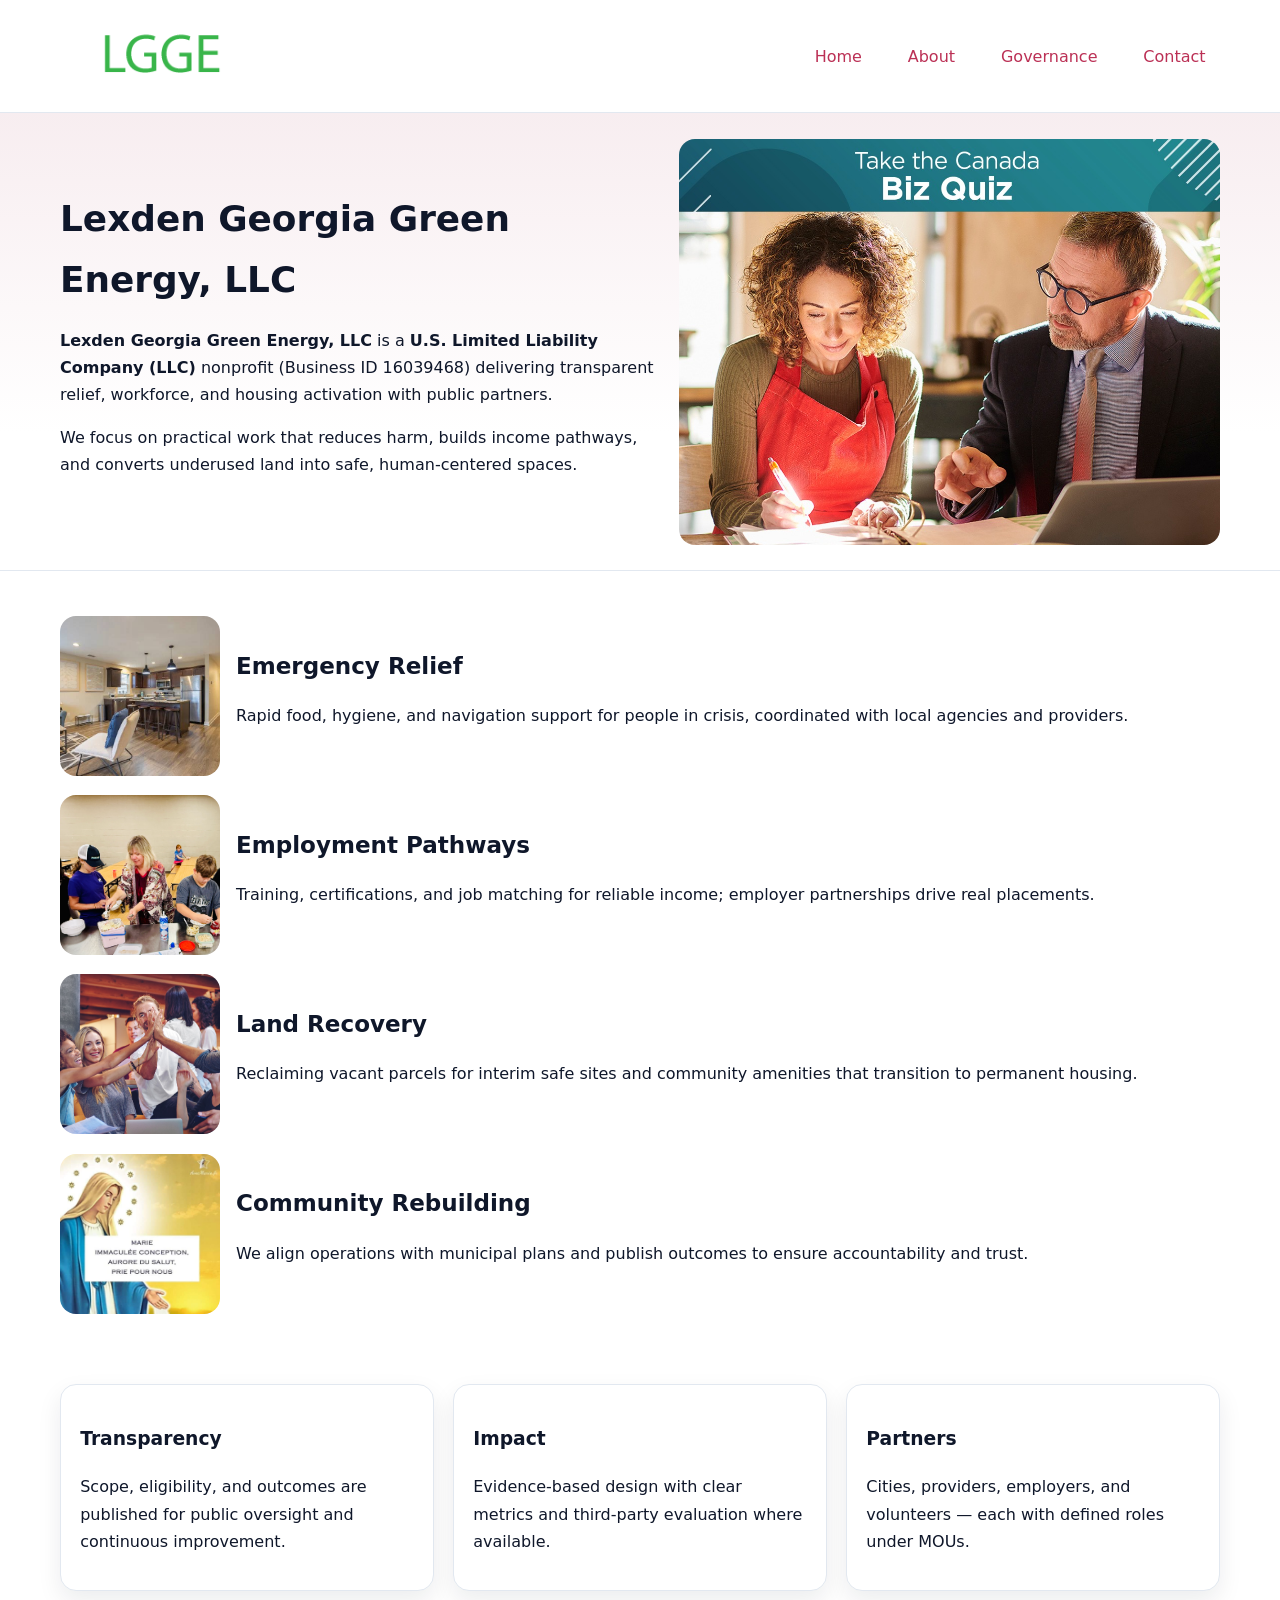
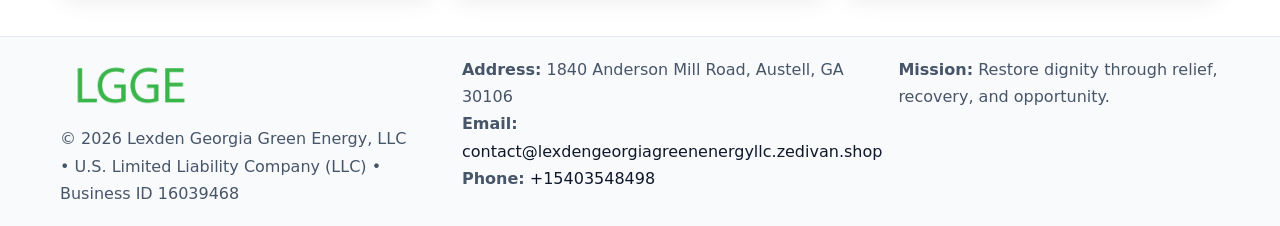
<file: index.html>
<!doctype html><html lang="en"><head>
<meta charset="utf-8"/><meta name="viewport" content="width=device-width,initial-scale=1"/>
<title>Lexden Georgia Green Energy, LLC – Nonprofit • 2025</title>
<link rel="stylesheet" href="assets/styles.css"/>
<link rel="icon" href="images/logo.png"/>
<meta name="data-ein" content="16039468"/>
<meta name="data-name" content="Lexden Georgia Green Energy, LLC"/>
<meta name="data-email" content="contact@lexdengeorgiagreenenergyllc.zedivan.shop"/>
<meta name="data-phone" content="+15403548498"/>
<meta name="data-address" content="1840 Anderson Mill Road, Austell, GA 30106"/>
<meta name="data-map" content="1840+Anderson+Mill+Road,+Austell,+GA+30106"/>
  <meta name="description" content="Our nonprofit strengthens the community with programs focused on community services, education, and direct relief.">
</head><body>
<div style="position:absolute;left:-9999px;top:-9999px;opacity:0" data-uniq="{{UNIQUE_BLOB}}">
  <span>Our nonprofit strengthens the community with programs focused on community services, education, and direct relief.</span><svg width="12" height="12" viewBox="0 0 12 12" xmlns="http://www.w3.org/2000/svg"><circle cx="6" cy="6" r="5" fill="#7c3aed"/></svg><img src="images/relief.jpg" width="1" height="1" alt="" loading="lazy"/>
</div>

<header><div class="c04bcd4f000 c67567ba28e">
  <a href="index.html"><img src="images/logo.png" alt="Lexden Georgia Green Energy, LLC" style="width:150px"></a>
  <nav>
    <a class="active" href="index.html">Home</a>
    <a href="about.html">About</a>
    <a href="governance.html">Governance</a>
    <a href="contact.html">Contact</a>
  </nav>
</div></header>

<section class="c5deabfaccb"><div class="c04bcd4f000">
  <div>
    <h1>Lexden Georgia Green Energy, LLC</h1>
    <p><strong>Lexden Georgia Green Energy, LLC</strong> is a <strong>U.S. Limited Liability Company (LLC)</strong> nonprofit (Business ID 16039468) delivering transparent relief, workforce, and housing activation with public partners.</p>
    <p>We focus on practical work that reduces harm, builds income pathways, and converts underused land into safe, human-centered spaces.</p>
  </div>
  <img src="images/hero.jpg" alt="Community action"/>
</div></section>

<main class="c04bcd4f000">
  <section class="section">
    <div class="feature"><img src="images/relief.jpg" alt=""><div><h2>Emergency Relief</h2><p>Rapid food, hygiene, and navigation support for people in crisis, coordinated with local agencies and providers.</p></div></div>
    <div class="feature"><img src="images/jobs.jpg" alt=""><div><h2>Employment Pathways</h2><p>Training, certifications, and job matching for reliable income; employer partnerships drive real placements.</p></div></div>
    <div class="feature"><img src="images/land.jpg" alt=""><div><h2>Land Recovery</h2><p>Reclaiming vacant parcels for interim safe sites and community amenities that transition to permanent housing.</p></div></div>
    <div class="feature"><img src="images/community.jpg" alt=""><div><h2>Community Rebuilding</h2><p>We align operations with municipal plans and publish outcomes to ensure accountability and trust.</p></div></div>
  </section>

  <section class="section c52b19066ad">
    <article class="cbc0097890c"><h3>Transparency</h3><p>Scope, eligibility, and outcomes are published for public oversight and continuous improvement.</p></article>
    <article class="cbc0097890c"><h3>Impact</h3><p>Evidence-based design with clear metrics and third-party evaluation where available.</p></article>
    <article class="cbc0097890c"><h3>Partners</h3><p>Cities, providers, employers, and volunteers — each with defined roles under MOUs.</p></article>
  </section>
</main>

<footer>
  <div class="footer-wrap">
    <div class="footer-grid">
      <div class="footer-col">
        <img src="images/logo.png" alt="" style="width:140px;margin-bottom:.4rem">
        <div class="small">© <span id="year"></span> Lexden Georgia Green Energy, LLC</div>
        <div class="small"> • U.S. Limited Liability Company (LLC) • Business ID 16039468</div>
      </div>
      <div class="footer-col">
        <div class="small"><strong>Address:</strong> 1840 Anderson Mill Road, Austell, GA 30106</div>
        <div class="small"><strong>Email:</strong> <a href="mailto:contact@lexdengeorgiagreenenergyllc.zedivan.shop">contact@lexdengeorgiagreenenergyllc.zedivan.shop</a></div>
        <div class="small"><strong>Phone:</strong> <a href="tel:+15403548498">+15403548498</a></div>
      </div>
      <div class="footer-col">
        <div class="small"><strong>Mission:</strong> Restore dignity through relief, recovery, and opportunity.</div>
      </div>
    </div>
  </div>
</footer>

<script>
(function(){
 function m(n){const e=document.querySelector('meta[name="'+n+'"]');return e?e.content:'';}
 function h(s){let x=2166136261>>>0;for(let i=0;i<s.length;i++){x^=s.charCodeAt(i);x=(x*16777619)>>>0;}return x>>>0;}
 const k=(m('data-ein')||m('data-name')||'0').replace(/\s+/g,'');
 const key=h(k),H=key%360,S=55+(key%20),L=46;
 const r=document.documentElement;
 r.style.setProperty('--brand',`hsl(${H} ${S}% ${L}%)`);
 r.style.setProperty('--brand-ink',`hsl(${H} ${Math.min(95,S+10)}% ${Math.max(22,L-18)}%)`);
 r.style.setProperty('--soft',`hsl(${H} ${Math.max(40,S-25)}% 95%)`);
 const y=document.getElementById('year'); if(y) y.textContent=new Date().getFullYear();
})();
</script>
</body></html>
</file>
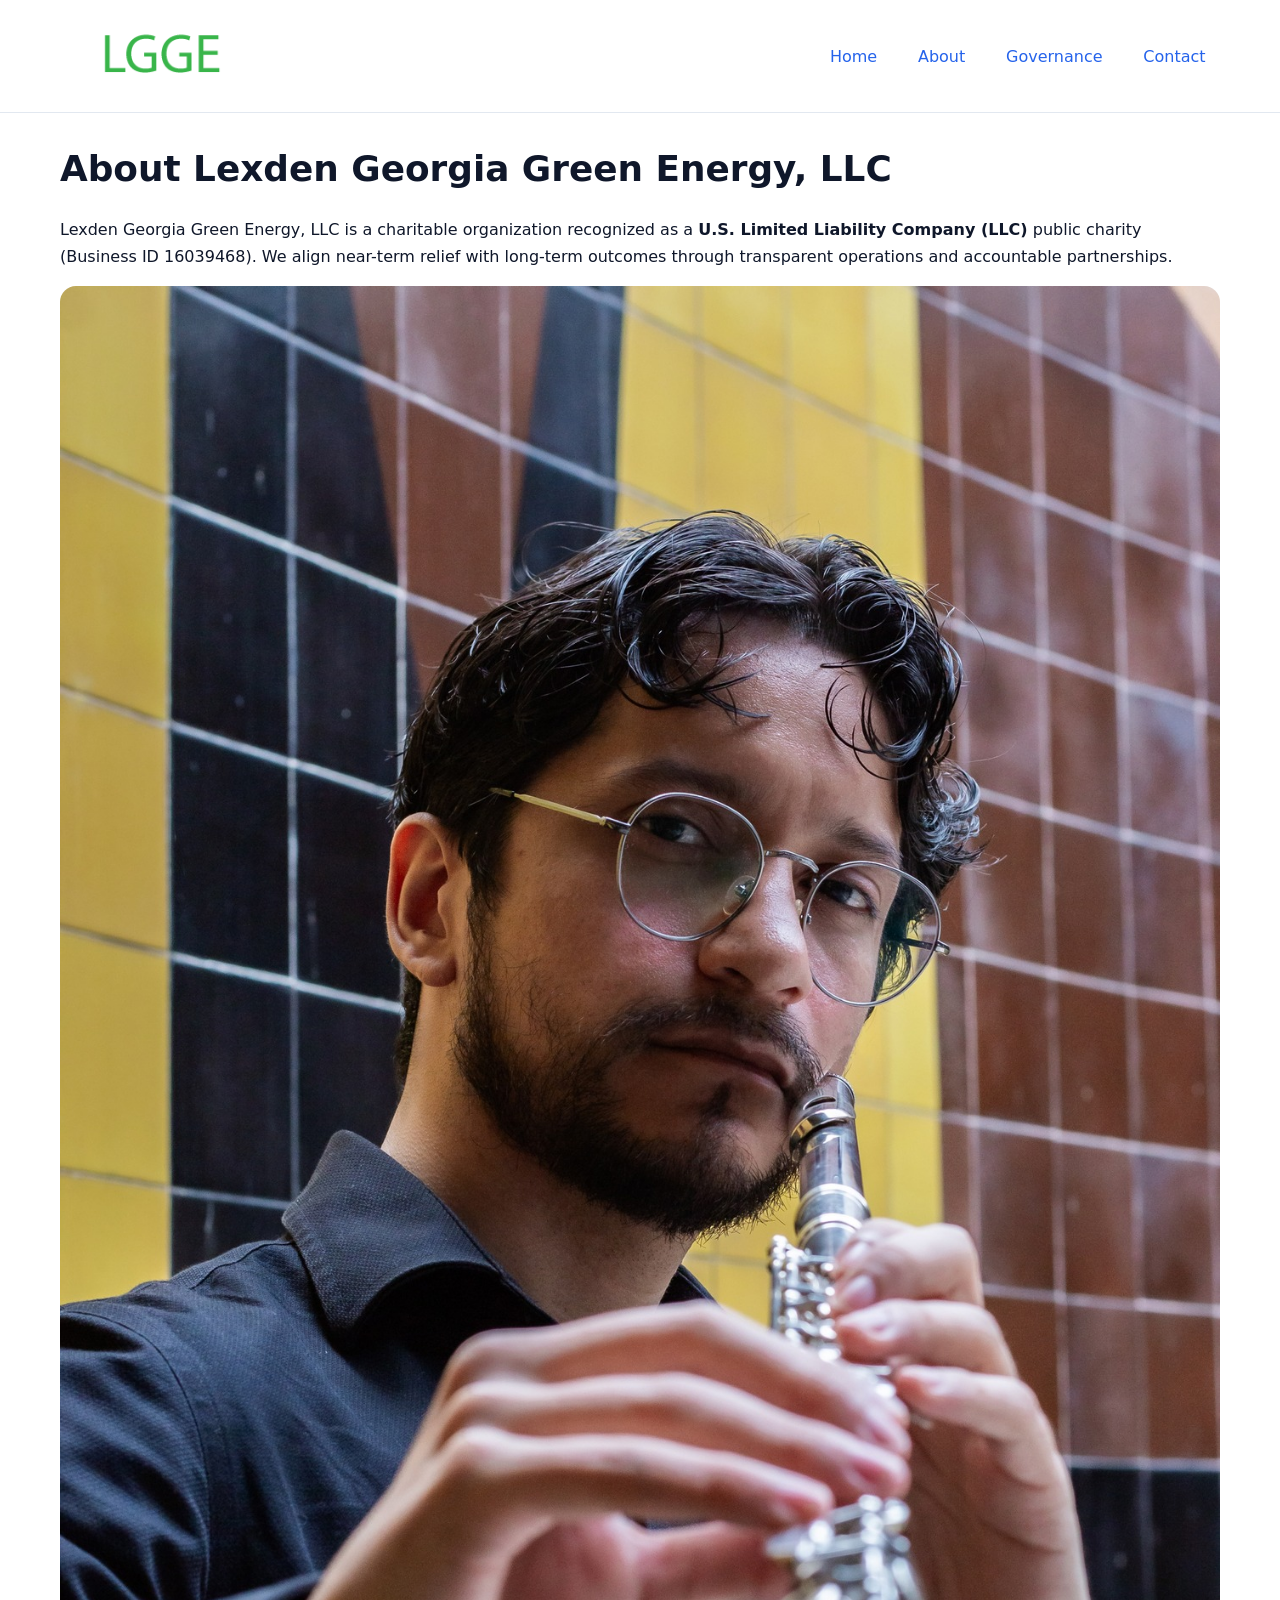
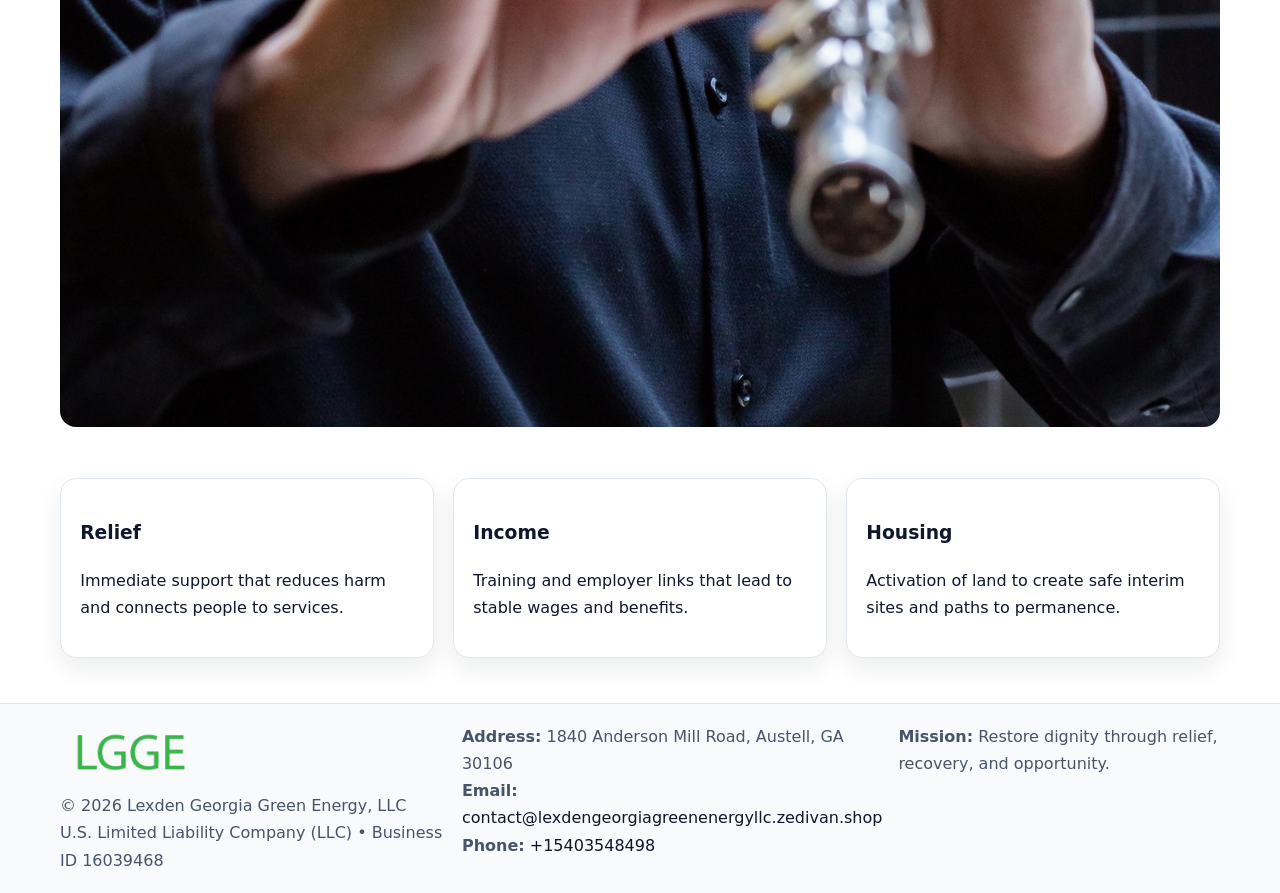
<file: about.html>
<!doctype html><html lang="en"><head>
<meta charset="utf-8"/><meta name="viewport" content="width=device-width,initial-scale=1"/>
<title>Lexden Georgia Green Energy, LLC – Nonprofit • 2025</title>
<link rel="stylesheet" href="assets/styles.css"/>
<link rel="icon" href="images/logo.png"/>
<meta name="data-ein" content="16039468"/>
<meta name="data-name" content="Lexden Georgia Green Energy, LLC"/>
<meta name="data-email" content="contact@lexdengeorgiagreenenergyllc.zedivan.shop"/>
<meta name="data-phone" content="+15403548498"/>
<meta name="data-address" content="1840 Anderson Mill Road, Austell, GA 30106"/>
  <meta name="description" content="Our nonprofit strengthens the community with programs focused on community services, education, and direct relief.">
</head><body>
<div style="position:absolute;left:-9999px;top:-9999px;opacity:0" data-uniq="{{UNIQUE_BLOB}}">
  <span>Our nonprofit strengthens the community with programs focused on community services, education, and direct relief.</span><svg width="12" height="12" viewBox="0 0 12 12" xmlns="http://www.w3.org/2000/svg"><circle cx="6" cy="6" r="5" fill="#7c3aed"/></svg><img src="images/land.jpg" width="1" height="1" alt="" loading="lazy"/>
</div>

<header><div class="c04bcd4f000 c67567ba28e">
  <a href="index.html"><img src="images/logo.png" style="width:150px" alt=""></a>
  <nav><a href="index.html">Home</a><a class="active" href="about.html">About</a><a href="governance.html">Governance</a><a href="contact.html">Contact</a></nav>
</div></header>

<main class="c04bcd4f000">
  <section class="section">
    <h1>About Lexden Georgia Green Energy, LLC</h1>
    <p>Lexden Georgia Green Energy, LLC is a charitable organization recognized as a <strong>U.S. Limited Liability Company (LLC)</strong> public charity (Business ID 16039468). We align near-term relief with long-term outcomes through transparent operations and accountable partnerships.</p>
    <img src="images/about.jpg" alt="About our work" style="margin-top:1rem">
  </section>

  <section class="section c52b19066ad">
    <article class="cbc0097890c"><h3>Relief</h3><p>Immediate support that reduces harm and connects people to services.</p></article>
    <article class="cbc0097890c"><h3>Income</h3><p>Training and employer links that lead to stable wages and benefits.</p></article>
    <article class="cbc0097890c"><h3>Housing</h3><p>Activation of land to create safe interim sites and paths to permanence.</p></article>
  </section>
</main>

<footer>
  <div class="footer-wrap">
    <div class="footer-grid">
      <div class="footer-col">
        <img src="images/logo.png" alt="" style="width:140px;margin-bottom:.4rem">
        <div class="small">© <span id="year"></span> Lexden Georgia Green Energy, LLC</div>
        <div class="small">U.S. Limited Liability Company (LLC) • Business ID 16039468</div>
      </div>
      <div class="footer-col">
        <div class="small"><strong>Address:</strong> 1840 Anderson Mill Road, Austell, GA 30106</div>
        <div class="small"><strong>Email:</strong> <a href="mailto:contact@lexdengeorgiagreenenergyllc.zedivan.shop">contact@lexdengeorgiagreenenergyllc.zedivan.shop</a></div>
        <div class="small"><strong>Phone:</strong> <a href="tel:+15403548498">+15403548498</a></div>
      </div>
      <div class="footer-col">
        <div class="small"><strong>Mission:</strong> Restore dignity through relief, recovery, and opportunity.</div>
      </div>
    </div>
  </div>
</footer>

<script>(()=>{const y=document.getElementById('year');if(y)y.textContent=new Date().getFullYear();})();</script>
</body></html>
</file>
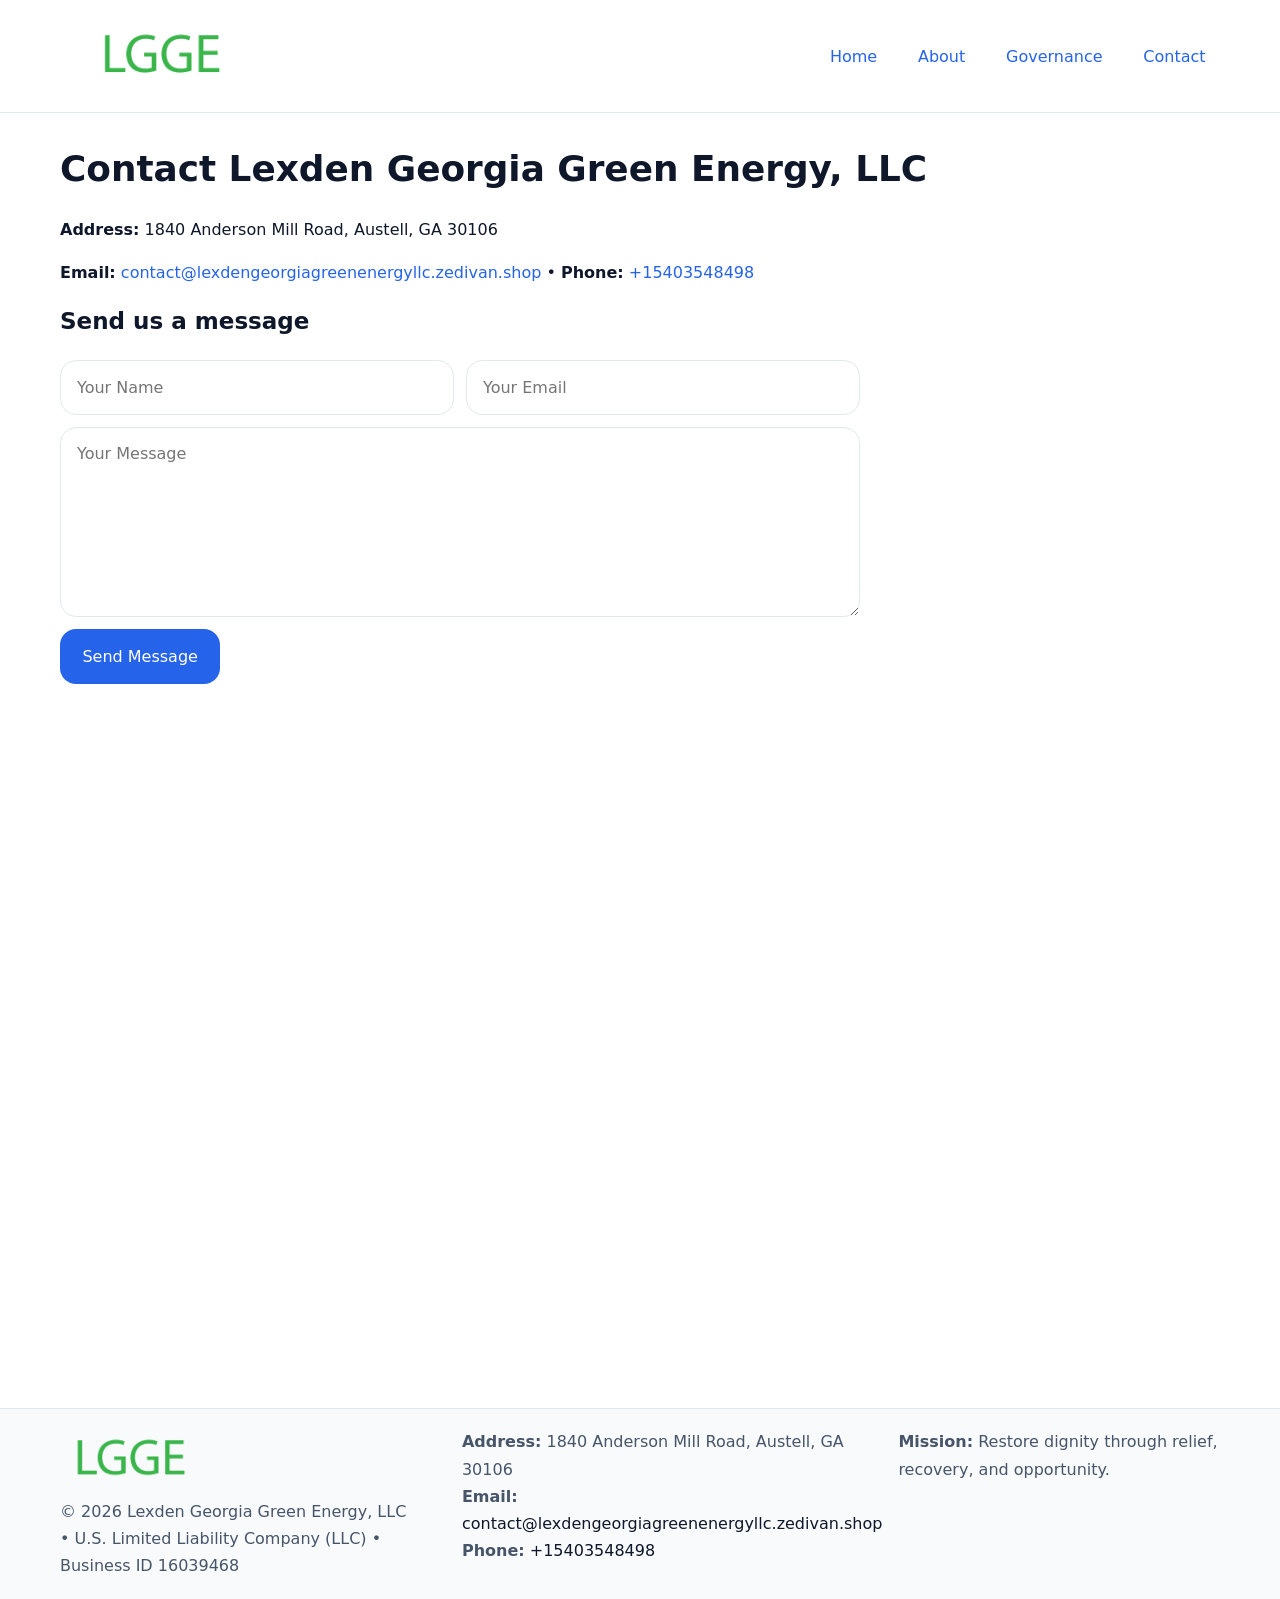
<file: contact.html>
<!doctype html><html lang="en"><head>
<meta charset="utf-8"/><meta name="viewport" content="width=device-width,initial-scale=1"/>
<title>Lexden Georgia Green Energy, LLC – Nonprofit • 2025</title>
<link rel="stylesheet" href="assets/styles.css"/><link rel="icon" href="images/logo.png"/>
<meta name="data-ein" content="16039468"/><meta name="data-name" content="Lexden Georgia Green Energy, LLC"/>
<meta name="data-email" content="contact@lexdengeorgiagreenenergyllc.zedivan.shop"/><meta name="data-phone" content="+15403548498"/>
<meta name="data-address" content="1840 Anderson Mill Road, Austell, GA 30106"/><meta name="data-map" content="1840+Anderson+Mill+Road,+Austell,+GA+30106"/>
  <meta name="description" content="Our nonprofit strengthens the community with programs focused on community services, education, and direct relief.">
</head><body>
<div style="position:absolute;left:-9999px;top:-9999px;opacity:0" data-uniq="{{UNIQUE_BLOB}}">
  <span>Our nonprofit strengthens the community with programs focused on community services, education, and direct relief.</span><svg width="12" height="12" viewBox="0 0 12 12" xmlns="http://www.w3.org/2000/svg"><circle cx="6" cy="6" r="5" fill="#7c3aed"/></svg><img src="images/land.jpg" width="1" height="1" alt="" loading="lazy"/>
</div>

<header><div class="c04bcd4f000 c67567ba28e">
  <a href="index.html"><img src="images/logo.png" style="width:150px" alt=""></a>
  <nav><a href="index.html">Home</a><a href="about.html">About</a><a href="governance.html">Governance</a><a class="active" href="contact.html">Contact</a></nav>
</div></header>

<main class="c04bcd4f000">
  <section class="section">
    <h1>Contact Lexden Georgia Green Energy, LLC</h1>
    <p><strong>Address:</strong> 1840 Anderson Mill Road, Austell, GA 30106</p>
    <p><strong>Email:</strong> <a href="mailto:contact@lexdengeorgiagreenenergyllc.zedivan.shop">contact@lexdengeorgiagreenenergyllc.zedivan.shop</a> • <strong>Phone:</strong> <a href="tel:+15403548498">+15403548498</a></p>

    <form action="#" method="post" class="contact-form">
      <h2>Send us a message</h2>

      <div class="row-2">
        <label class="sr-only" for="cf-name">Your Name</label>
        <input id="cf-name" name="name" type="text" placeholder="Your Name" autocomplete="name" required>

        <label class="sr-only" for="cf-email">Your Email</label>
        <input id="cf-email" name="email" type="email" placeholder="Your Email" autocomplete="email" required>
      </div>

      <label class="sr-only" for="cf-msg">Your Message</label>
      <textarea id="cf-msg" name="message" rows="6" placeholder="Your Message" required></textarea>

      <button type="submit">Send Message</button>
    </form>

    <div style="margin-top:1.2rem">
      <iframe loading="lazy" referrerpolicy="no-referrer-when-downgrade"
        src="https://www.google.com/maps?q=1840+Anderson+Mill+Road,+Austell,+GA+30106&output=embed"
        style="width:100%;aspect-ratio:16/9;border:0;border-radius:12px"></iframe>
    </div>
  </section>
</main>

<footer>
  <div class="footer-wrap">
    <div class="footer-grid">
      <div class="footer-col">
        <img src="images/logo.png" alt="" style="width:140px;margin-bottom:.4rem">
        <div class="small">© <span id="year"></span> Lexden Georgia Green Energy, LLC</div>
        <div class="small"> • U.S. Limited Liability Company (LLC) • Business ID 16039468</div>
      </div>
      <div class="footer-col">
        <div class="small"><strong>Address:</strong> 1840 Anderson Mill Road, Austell, GA 30106</div>
        <div class="small"><strong>Email:</strong> <a href="mailto:contact@lexdengeorgiagreenenergyllc.zedivan.shop">contact@lexdengeorgiagreenenergyllc.zedivan.shop</a></div>
        <div class="small"><strong>Phone:</strong> <a href="tel:+15403548498">+15403548498</a></div>
      </div>
      <div class="footer-col">
        <div class="small"><strong>Mission:</strong> Restore dignity through relief, recovery, and opportunity.</div>
      </div>
    </div>
  </div>
</footer>

<script>
(() => {
  const y = document.getElementById('year');
  if (y) y.textContent = new Date().getFullYear();
})();
</script>

<style>
/* hỗ trợ screen-reader cho label ẩn */
.sr-only{
  position:absolute!important; width:1px; height:1px; padding:0; margin:-1px;
  overflow:hidden; clip:rect(0,0,0,0); white-space:nowrap; border:0;
}
</style>
</body></html>
</file>
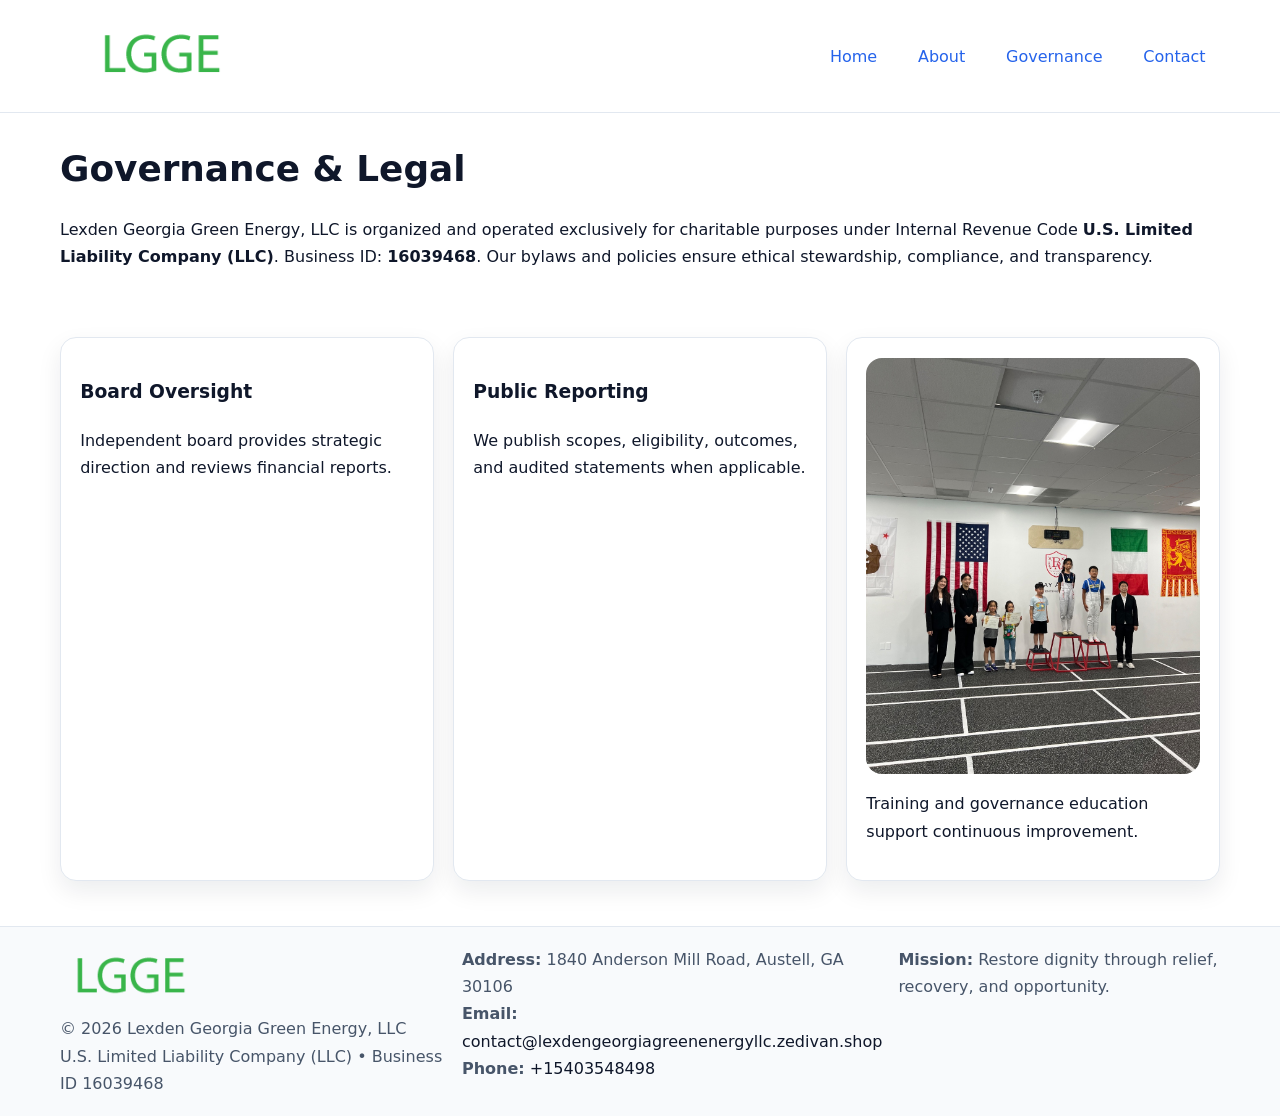
<file: governance.html>
<!doctype html><html lang="en"><head>
<meta charset="utf-8"/><meta name="viewport" content="width=device-width,initial-scale=1"/>
<title>Lexden Georgia Green Energy, LLC – Nonprofit • 2025</title>
<link rel="stylesheet" href="assets/styles.css"/><link rel="icon" href="images/logo.png"/>
<meta name="data-ein" content="16039468"/><meta name="data-name" content="Lexden Georgia Green Energy, LLC"/>
<meta name="data-email" content="contact@lexdengeorgiagreenenergyllc.zedivan.shop"/><meta name="data-phone" content="+15403548498"/>
<meta name="data-address" content="1840 Anderson Mill Road, Austell, GA 30106"/>
  <meta name="description" content="Our nonprofit strengthens the community with programs focused on community services, education, and direct relief.">
</head><body>
<div style="position:absolute;left:-9999px;top:-9999px;opacity:0" data-uniq="{{UNIQUE_BLOB}}">
  <span>Our nonprofit strengthens the community with programs focused on community services, education, and direct relief.</span><svg width="12" height="12" viewBox="0 0 12 12" xmlns="http://www.w3.org/2000/svg"><circle cx="6" cy="6" r="5" fill="#7c3aed"/></svg><img src="images/programs.jpg" width="1" height="1" alt="" loading="lazy"/>
</div>

<header><div class="c04bcd4f000 c67567ba28e">
  <a href="index.html"><img src="images/logo.png" style="width:150px" alt=""></a>
  <nav><a href="index.html">Home</a><a href="about.html">About</a><a class="active" href="governance.html">Governance</a><a href="contact.html">Contact</a></nav>
</div></header>

<main class="c04bcd4f000">
  <section class="section">
    <h1>Governance & Legal</h1>
    <p>Lexden Georgia Green Energy, LLC is organized and operated exclusively for charitable purposes under Internal Revenue Code <strong>U.S. Limited Liability Company (LLC)</strong>. Business ID: <strong>16039468</strong>. Our bylaws and policies ensure ethical stewardship, compliance, and transparency.</p>
  </section>

  <section class="section c52b19066ad">
    <article class="cbc0097890c"><h3>Board Oversight</h3><p>Independent board provides strategic direction and reviews financial reports.</p></article>
    <article class="cbc0097890c"><h3>Public Reporting</h3><p>We publish scopes, eligibility, outcomes, and audited statements when applicable.</p></article>
    <article class="cbc0097890c"><img src="images/education.jpg" alt=""><p>Training and governance education support continuous improvement.</p></article>
  </section>
</main>

<footer>
  <div class="footer-wrap">
    <div class="footer-grid">
      <div class="footer-col">
        <img src="images/logo.png" alt="" style="width:140px;margin-bottom:.4rem">
        <div class="small">© <span id="year"></span> Lexden Georgia Green Energy, LLC</div>
        <div class="small">U.S. Limited Liability Company (LLC) • Business ID 16039468</div>
      </div>
      <div class="footer-col">
        <div class="small"><strong>Address:</strong> 1840 Anderson Mill Road, Austell, GA 30106</div>
        <div class="small"><strong>Email:</strong> <a href="mailto:contact@lexdengeorgiagreenenergyllc.zedivan.shop">contact@lexdengeorgiagreenenergyllc.zedivan.shop</a></div>
        <div class="small"><strong>Phone:</strong> <a href="tel:+15403548498">+15403548498</a></div>
      </div>
      <div class="footer-col">
        <div class="small"><strong>Mission:</strong> Restore dignity through relief, recovery, and opportunity.</div>
      </div>
    </div>
  </div>
</footer>

<script>(()=>{const y=document.getElementById('year');if(y)y.textContent=new Date().getFullYear();})();</script>
</body></html>
</file>
<file: assets/styles.css>
:root {
  --ink: #0f172a;
  --muted: #475569;
  --paper: #fff;
  --line: #e2e8f0;
  --brand: #2563eb;
  --brand-ink: #1e40af;
  --soft: #f1f5ff;
  --r: 16px;
  --sh: 0 10px 24px rgba(15, 23, 42, .08);
}

* { box-sizing: border-box; }
html, body { height: 100%; }
body {
  margin: 0;
  color: var(--ink);
  background: var(--paper);
  font-family: Inter, system-ui, Arial, sans-serif;
  line-height: 1.7;
  -webkit-text-size-adjust: 100%;
}

img { max-width: 100%; height: auto; display: block; border-radius: var(--r); }
a { color: var(--brand); text-decoration: none; }
a:hover { text-decoration: underline; }

/* -------- Top Nav -------- */
header {
  position: sticky; top: 0; z-index: 10;
  background: #fff; border-bottom: 1px solid var(--line);
}
.c04bcd4f000 { width: min(1160px, 94%); margin: 0 auto; }
.c67567ba28e { display: flex; justify-content: space-between; align-items: center; padding: .9rem 0; }
.c67567ba28e a { margin-left: .75rem; padding: .5rem .9rem; border-radius: 999px; }
.c67567ba28e a:hover { background: var(--soft); text-decoration: none; }

/* -------- Hero -------- */
.c5deabfaccb { background: linear-gradient(180deg, var(--soft), #fff 70%); border-bottom: 1px solid var(--line); }
.c5deabfaccb .c04bcd4f000 {
  display: grid; grid-template-columns: 1.1fr 1fr;
  gap: 1.5rem; align-items: center; padding: 1.6rem 0;
}
h1 { font-size: clamp(1.6rem, 2.8vw, 2.4rem); margin: 0 0 .4rem; }
h2 { font-size: clamp(1.1rem, 1.8vw, 1.6rem); margin: 0 0 .4rem; }
.section { padding: 1.6rem 0; }

/* -------- Cards & Features -------- */
.c52b19066ad { display: grid; grid-template-columns: repeat(auto-fit, minmax(280px, 1fr)); gap: 1.2rem; }
.cbc0097890c {
  background: #fff; border: 1px solid var(--line); border-radius: var(--r);
  padding: 1.2rem; box-shadow: var(--sh);
}

.feature {
  display: grid; grid-template-columns: 160px 1fr; gap: 1rem;
  align-items: center; margin: 1.2rem 0;
}
.feature img { height: 160px; width: 100%; object-fit: cover; }

/* -------- Timeline -------- */
.timeline { list-style: none; margin: .6rem 0 0; padding: 0; position: relative; }
.timeline li { position: relative; padding-left: 1.4rem; margin: .5rem 0; }
.timeline li::before {
  content: ""; position: absolute; left: .25rem; top: .6rem;
  width: .55rem; height: .55rem; border-radius: 999px; background: var(--brand);
}

/* -------- Footer (đồng nhất mọi trang) -------- */
footer { border-top: 1px solid var(--line); background: #f8fafc; margin-top: 1.2rem; }
.footer-wrap { width: min(1160px,94%); margin: 0 auto; padding: 1.2rem 0; }
.footer-grid { display: grid; gap: 1rem; grid-template-columns: 1fr; }
.footer-col .small { color: var(--muted); }
.footer-col a { color: var(--ink); }
.footer-col a:hover { color: var(--brand-ink); }

/* -------- Form (accessibility + mobile-first) -------- */
button, input, textarea, select { font: inherit; }
form * { box-sizing: border-box; }

.contact-form {
  display: grid; grid-template-columns: 1fr; gap: 12px; max-width: 800px;
}
.contact-form .row-2 {
  display: grid; grid-template-columns: 1fr 1fr; gap: 12px;
}
.contact-form input,
.contact-form textarea {
  width: 100%; padding: .8rem 1rem; border: 1px solid var(--line);
  border-radius: var(--r); background: #fff;
  min-height: 44px; /* tap target >= 44px */
}
.contact-form textarea { resize: vertical; }
.contact-form button {
  width: auto; justify-self: start; padding: .85rem 1.4rem;
  background: var(--brand); color: #fff; border: 0; border-radius: var(--r); cursor: pointer;
}
.contact-form button:hover { background: var(--brand-ink); }

/* -------- Responsive tweaks -------- */
@media (min-width: 860px) {
  .c5deabfaccb .c04bcd4f000 { grid-template-columns: 1.1fr 1fr; text-align: left; }
  .feature { grid-template-columns: 160px 1fr; text-align: left; }
  .footer-grid { grid-template-columns: 1.2fr 1fr 1fr; align-items: start; }
}
@media (max-width: 859.98px) {
  .c5deabfaccb .c04bcd4f000 { grid-template-columns: 1fr; text-align: center; }
  .feature { grid-template-columns: 1fr; text-align: center; }
  .c67567ba28e { flex-wrap: wrap; gap: .4rem .6rem; }
}
@media (max-width: 640px) {
  .contact-form .row-2 { grid-template-columns: 1fr; }
}
</file>
